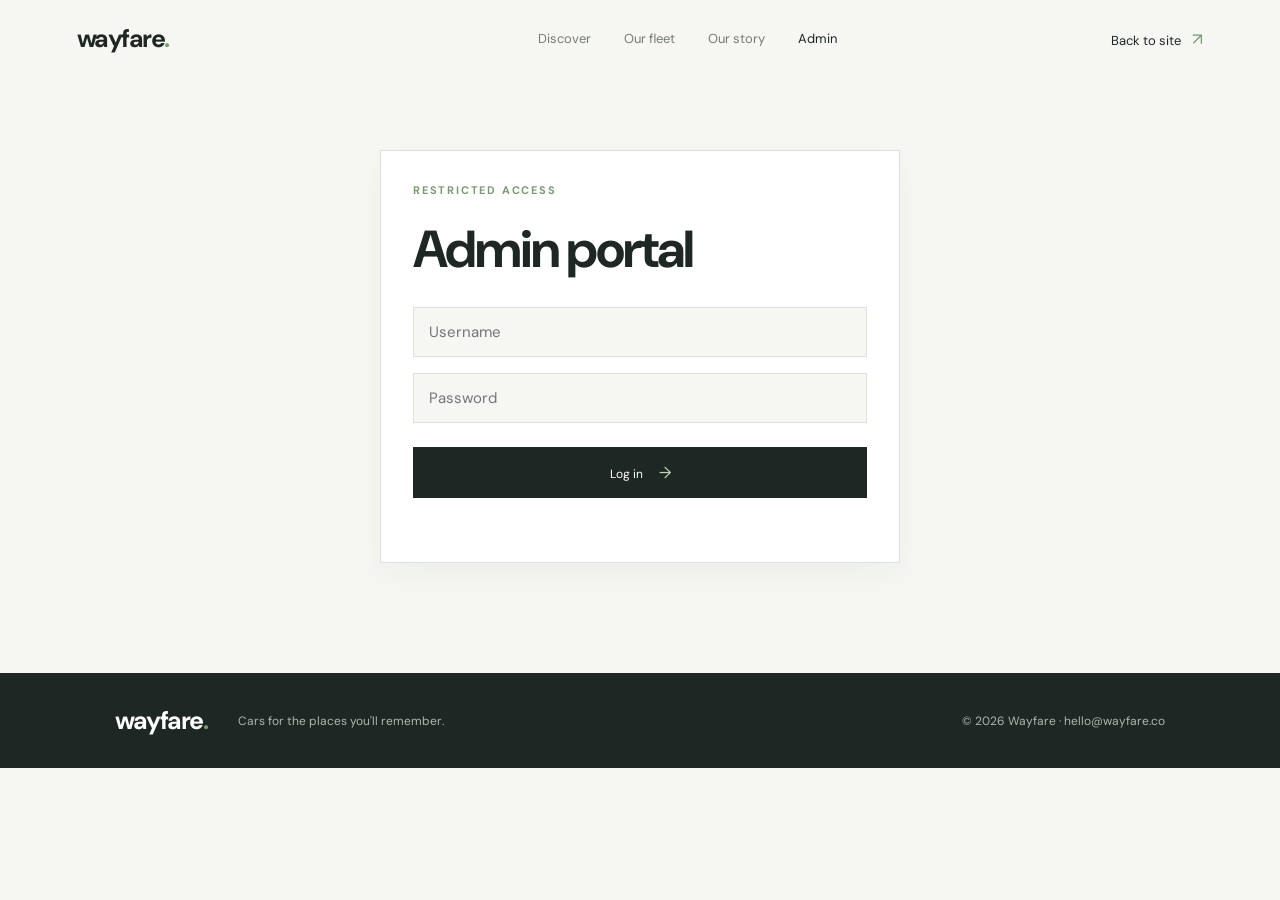
<file: admin.html>
<!DOCTYPE html>
<html lang="en">
<head>
    <meta charset="UTF-8">
    <meta name="viewport" content="width=device-width, initial-scale=1.0">
    <meta name="description" content="Wayfare admin management panel.">
    <title>Admin panel | Wayfare</title>
    <link rel="preconnect" href="https://fonts.googleapis.com">
    <link rel="preconnect" href="https://fonts.gstatic.com" crossorigin>
    <link href="https://fonts.googleapis.com/css2?family=DM+Sans:wght@400;500;600;700&family=Playfair+Display:wght@600;700&display=swap" rel="stylesheet">
    <link rel="stylesheet" href="style.css">
</head>
<body>
    <header class="site-header">
        <a class="logo" href="index.html" aria-label="Wayfare home">wayfare<span>.</span></a>
        <nav aria-label="Main navigation">
            <a href="index.html">Discover</a>
            <a href="fleet.html">Our fleet</a>
            <a href="story.html">Our story</a>
            <a class="active" href="admin.html">Admin</a>
        </nav>
        <div class="header-actions">
            <a class="text-button" href="index.html">Back to site <span aria-hidden="true">↗</span></a>
            <button class="menu-toggle" onclick="toggleNavigation()" aria-label="Open navigation" aria-expanded="false">Menu</button>
        </div>
    </header>

    <main class="admin-shell">
        <section id="adminLoginCard" class="admin-card">
            <p class="eyebrow">Restricted access</p>
            <h1>Admin portal</h1>
            <form id="adminLoginForm" class="admin-form">
                <input id="adminUsername" type="text" placeholder="Username" required>
                <input id="adminPassword" type="password" placeholder="Password" required>
                <button class="dark-button" type="submit">Log in <span aria-hidden="true">→</span></button>
                <p id="adminLoginMessage" class="admin-message"></p>
            </form>
        </section>

        <section id="adminDashboard" class="admin-dashboard hidden">
            <div class="admin-topbar">
                <h2>Control center</h2>
                <button id="adminLogoutButton" type="button">Logout</button>
            </div>

            <div class="admin-grid">
                <div class="admin-panel">
                    <h2>Add a user</h2>
                    <form id="userForm" class="stack-form">
                        <input id="userName" type="text" placeholder="Full name" required>
                        <input id="userUsername" type="text" placeholder="Username" required>
                        <input id="userEmail" type="email" placeholder="Email address" required>
                        <input id="userPassword" type="password" placeholder="Password" required>
                        <button class="dark-button" type="submit">Add user <span aria-hidden="true">→</span></button>
                    </form>
                </div>

                <div class="admin-panel">
                    <h2>Manage users</h2>
                    <ul id="userList" class="data-list"></ul>
                </div>

                <div class="admin-panel">
                    <h2>Add a car</h2>
                    <form id="carForm" class="stack-form">
                        <input id="carNameInput" type="text" placeholder="Car name" required>
                        <input id="carPrice" type="number" min="1" placeholder="Daily rate" required>
                        <input id="carCategory" type="text" placeholder="Category" required>
                        <input id="carSeats" type="number" min="1" placeholder="Seats" required>
                        <input id="carImage" type="url" placeholder="Car image URL (optional)">
                        <button class="dark-button" type="submit">Add car <span aria-hidden="true">→</span></button>
                    </form>
                </div>

                <div class="admin-panel">
                    <h2>Manage cars</h2>
                    <ul id="carList" class="data-list"></ul>
                    <button id="resetDemoData" class="dark-button" type="button" style="margin-top: 18px; width: 100%;">Reset demo data <span aria-hidden="true">→</span></button>
                </div>
            </div>
        </section>
    </main>

    <footer>
        <a class="logo" href="index.html">wayfare<span>.</span></a>
        <p>Cars for the places you'll remember.</p>
        <p class="footer-right">© 2026 Wayfare · <a href="mailto:hello@wayfare.co">hello@wayfare.co</a></p>
    </footer>

    <script src="script.js"></script>
</body>
</html>
</file>
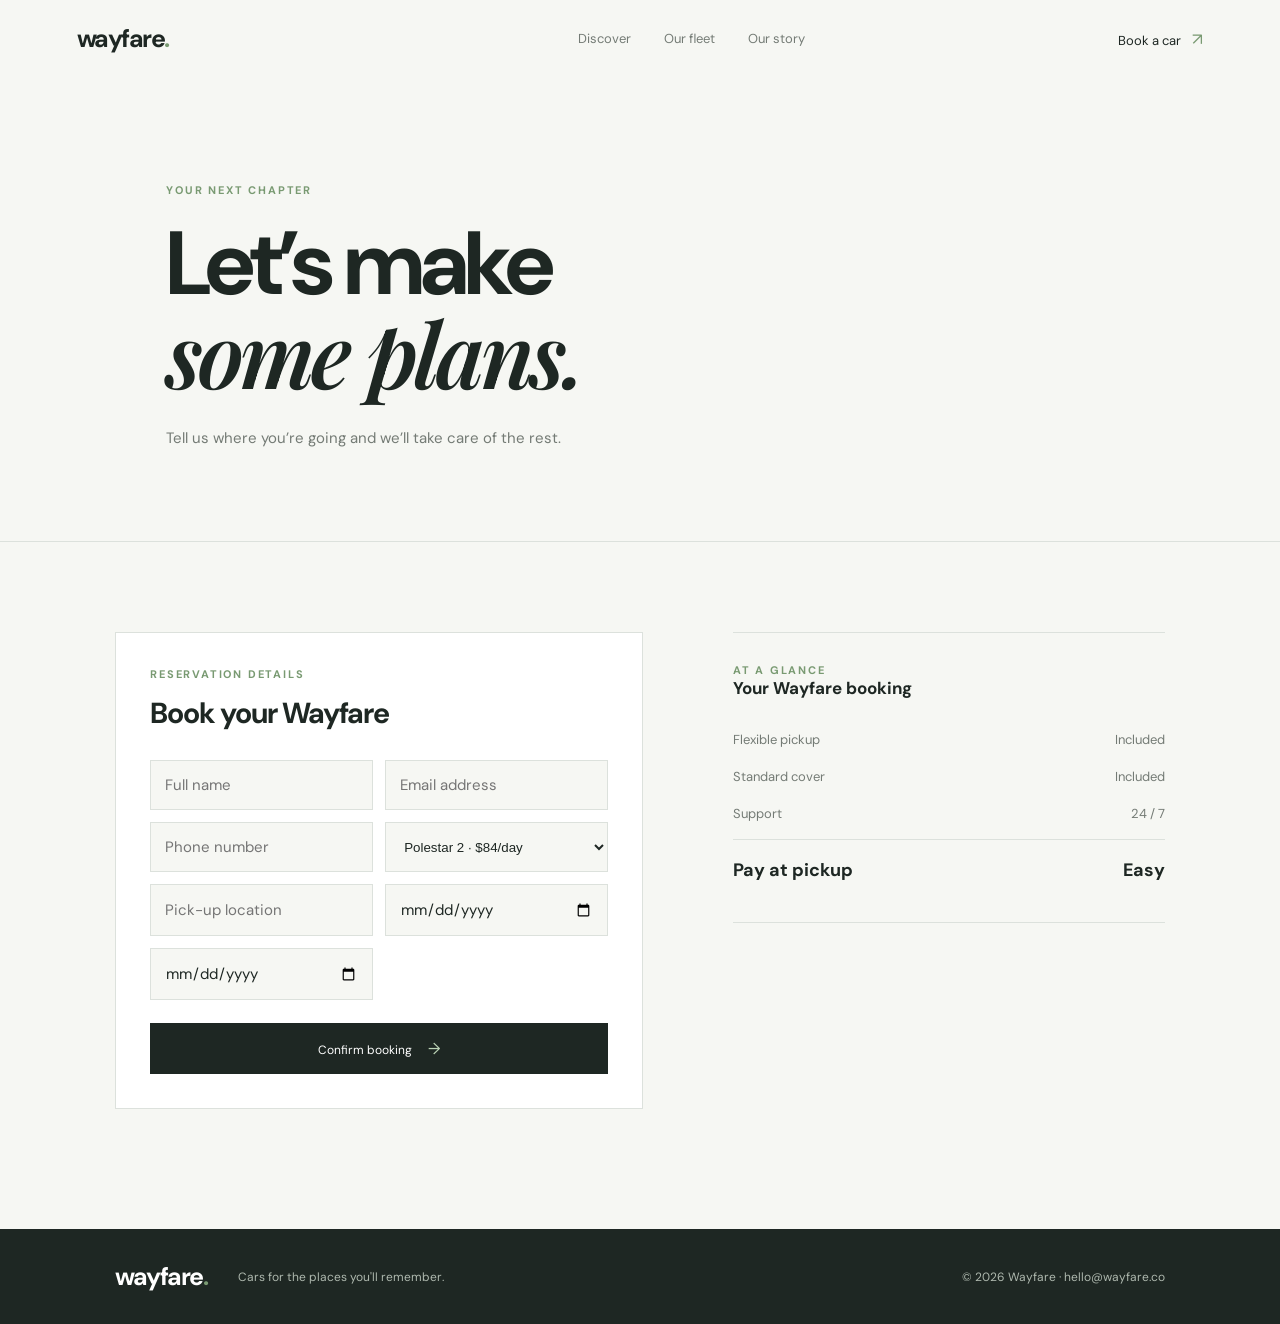
<file: booking.html>
<!DOCTYPE html>
<html lang="en">
<head><meta charset="UTF-8"><meta name="viewport" content="width=device-width, initial-scale=1.0"><meta name="description" content="Book a Wayfare rental car."><title>Book a car | Wayfare</title><link rel="preconnect" href="https://fonts.googleapis.com"><link rel="preconnect" href="https://fonts.gstatic.com" crossorigin><link href="https://fonts.googleapis.com/css2?family=DM+Sans:wght@400;500;600;700&family=Playfair+Display:wght@600;700&display=swap" rel="stylesheet"><link rel="stylesheet" href="style.css"></head>
<body>
<header class="site-header"><a class="logo" href="index.html" aria-label="Wayfare home">wayfare<span>.</span></a><nav aria-label="Main navigation"><a href="index.html">Discover</a><a href="fleet.html">Our fleet</a><a href="story.html">Our story</a></nav><div class="header-actions"><a class="text-button" href="booking.html">Book a car <span aria-hidden="true">↗</span></a><button class="menu-toggle" onclick="toggleNavigation()" aria-label="Open navigation" aria-expanded="false">Menu</button></div></header>
<main><section class="page-hero"><p class="eyebrow">Your next chapter</p><h1>Let’s make<br><em>some plans.</em></h1><p>Tell us where you’re going and we’ll take care of the rest.</p></section><section class="page-content"><div class="booking-layout"><div class="booking-panel"><p class="eyebrow">Reservation details</p><h2>Book your Wayfare</h2><div class="form-grid"><input type="text" id="customerName" placeholder="Full name"><input type="email" id="customerEmail" placeholder="Email address"><input type="tel" id="customerPhone" placeholder="Phone number"><select id="carSelect" aria-label="Choose a car"><option value="polestar">Polestar 2 · $84/day</option><option value="mini">Mini Cooper · $56/day</option><option value="rover">Range Rover Evoque · $112/day</option></select><input type="text" id="location" placeholder="Pick-up location"><input type="date" id="bookPickup" aria-label="Pick-up date"><input type="date" id="bookReturn" aria-label="Return date"></div><button class="dark-button full-button" onclick="confirmPageBooking()">Confirm booking <span>→</span></button><div id="bookingMessage"></div></div><aside class="booking-summary"><p class="eyebrow">At a glance</p><h3>Your Wayfare booking</h3><div class="summary-row"><span>Flexible pickup</span><span>Included</span></div><div class="summary-row"><span>Standard cover</span><span>Included</span></div><div class="summary-row"><span>Support</span><span>24 / 7</span></div><div class="summary-row total"><span>Pay at pickup</span><span>Easy</span></div></aside></div></section></main><footer><a class="logo" href="index.html">wayfare<span>.</span></a><p>Cars for the places you'll remember.</p><p class="footer-right">© 2026 Wayfare · <a href="mailto:hello@wayfare.co">hello@wayfare.co</a></p></footer><script src="script.js"></script></body></html>
</file>
<file: style.css>
:root { --ink: #1e2723; --muted: #747b75; --line: #dce1dc; --paper: #f6f7f3; --white: #fff; --accent: #d9e7d3; --serif: 'Playfair Display', Georgia, serif; --sans: 'DM Sans', sans-serif; }
* { box-sizing: border-box; margin: 0; padding: 0; }
html { scroll-behavior: smooth; }
body { background: var(--paper); color: var(--ink); font-family: var(--sans); font-size: 15px; }
button, input { font: inherit; } button { cursor: pointer; }
.site-header { height: 78px; display: flex; align-items: center; justify-content: space-between; padding: 0 6vw; background: var(--paper); position: sticky; top: 0; z-index: 10; border-bottom: 1px solid transparent; }
.logo { color: var(--ink); font-size: 25px; font-weight: 700; letter-spacing: -1.5px; text-decoration: none; } .logo span { color: #799a72; }
nav { display: flex; gap: 33px; margin-left: 95px; } nav a, .text-button { color: var(--muted); text-decoration: none; font-size: 13px; transition: color .25s ease; } nav a:hover, nav a.active, .text-button:hover { color: var(--ink); }.text-button { background: none; border: 0; color: var(--ink); }.text-button span { color: #799a72; margin-left: 8px; font-size: 17px; }.header-actions { display: flex; align-items: center; gap: 18px; }.menu-toggle { display: none; border: 1px solid var(--line); background: transparent; color: var(--ink); padding: 8px 11px; font-size: 11px; }
.hero { min-height: 655px; display: grid; grid-template-columns: .85fr 1.15fr; gap: 5vw; align-items: center; padding: 65px 9vw 90px 13vw; }.eyebrow { color: #799a72; font-size: 11px; font-weight: 700; letter-spacing: 1.8px; text-transform: uppercase; }.hero h1 { font-size: clamp(49px, 6vw, 86px); line-height: .99; letter-spacing: -4px; margin: 24px 0; font-weight: 600; } em { font-family: var(--serif); font-weight: 600; }.hero-intro { color: var(--muted); line-height: 1.7; max-width: 300px; }.hero-image-wrap { height: 500px; position: relative; }.hero-image-wrap img { width: 100%; height: 100%; display: block; object-fit: cover; filter: saturate(.72); }.image-note { position: absolute; bottom: 28px; left: -28px; background: var(--accent); padding: 14px 20px; font-size: 12px; line-height: 1.5; }.image-note strong { font-size: 15px; }
.search-section { padding: 46px 13vw; background: var(--white); display: flex; align-items: end; gap: 8vw; border-top: 1px solid var(--line); border-bottom: 1px solid var(--line); }.search-heading { min-width: 170px; }.search-heading h2 { font-size: 23px; margin-top: 9px; letter-spacing: -.8px; }.search-box { display: grid; grid-template-columns: 1.3fr .85fr .85fr auto; align-items: end; width: 100%; gap: 22px; }.search-box label { color: var(--muted); font-size: 11px; text-transform: uppercase; letter-spacing: 1px; }.search-box input { display: block; width: 100%; border: 0; border-bottom: 1px solid #aeb8ae; background: transparent; padding: 11px 0 9px; outline: none; color: var(--ink); }.search-box input:focus { border-color: var(--ink); }.search-box .dark-button { width: 100%; }
.dark-button { background: var(--ink); color: var(--white); border: 0; padding: 15px 21px; font-size: 12px; white-space: nowrap; transition: background .25s ease, transform .25s ease; }.dark-button:hover { background: #506056; transform: translateY(-2px); }.dark-button span { color: #bbd3b6; margin-left: 13px; font-size: 16px; }
.fleet-section { padding: 115px 9vw; }.section-header { display: flex; justify-content: space-between; align-items: end; margin-bottom: 43px; }.section-header h2 { font-size: 43px; letter-spacing: -2px; margin-top: 15px; }.section-header > p { color: var(--muted); line-height: 1.6; max-width: 280px; }.cars-container { display: grid; grid-template-columns: repeat(3, 1fr); gap: 24px; }.car-card { background: var(--white); transition: transform .35s ease, box-shadow .35s ease; }.car-card:hover { transform: translateY(-7px); box-shadow: 0 18px 35px rgba(30,39,35,.1); }.car-img { height: 230px; overflow: hidden; background: #e9ede7; }.car-img img { width: 100%; height: 100%; object-fit: cover; filter: saturate(.75); transition: transform .5s ease; }.car-card:hover .car-img img { transform: scale(1.04); }.car-details { padding: 21px 22px 20px; }.card-top, .card-bottom { display: flex; justify-content: space-between; align-items: center; }.tag { background: var(--accent); color: #5b7256; padding: 6px 9px; font-size: 10px; text-transform: uppercase; letter-spacing: .7px; }.tag.muted { background: #f0f2ed; color: var(--muted); }.availability { color: #799a72; font-size: 10px; }.car-details h3 { font-size: 21px; margin: 23px 0 5px; letter-spacing: -.6px; }.car-details p { color: var(--muted); font-size: 12px; }.car-details p span { margin: 0 6px; }.card-bottom { margin-top: 27px; }.price { font-size: 20px; font-weight: 700; }.price small { color: var(--muted); font-size: 11px; font-weight: 400; }.round-button { border: 1px solid var(--line); background: transparent; width: 38px; height: 38px; border-radius: 50%; color: var(--ink); transition: background .25s ease, color .25s ease; }.round-button:hover { background: var(--ink); color: var(--white); }
.promise { background: #dfead9; padding: 105px 13vw; display: grid; grid-template-columns: 1fr 1fr; gap: 12vw; }.promise h2 { font-size: clamp(39px, 4vw, 60px); line-height: 1.05; letter-spacing: -2px; margin-top: 19px; }.promise-copy > p { max-width: 380px; line-height: 1.8; color: #59675c; }.promise-list { border-top: 1px solid #b9cbb5; margin-top: 39px; }.promise-list span { display: flex; gap: 34px; padding: 15px 0; border-bottom: 1px solid #b9cbb5; color: #799a72; font-size: 11px; }.promise-list b { color: var(--ink); font-weight: 500; }
footer { background: var(--ink); color: var(--white); display: flex; align-items: center; gap: 31px; padding: 31px 9vw; } footer .logo { color: var(--white); } footer p { color: #aeb8ae; font-size: 12px; } .footer-right { margin-left: auto; } footer a { color: inherit; text-decoration: none; }
.modal { display: none; position: fixed; inset: 0; z-index: 50; background: rgba(30,39,35,.52); align-items: center; justify-content: center; padding: 20px; animation: fade-in .25s ease; }.modal-box { background: var(--paper); width: min(550px, 100%); padding: 45px; position: relative; animation: rise-in .35s ease; }.small-modal { width: 410px; }.modal-box h2 { font-size: 31px; letter-spacing: -1px; margin: 13px 0 28px; }.close { position: absolute; top: 16px; right: 19px; border: 0; background: none; color: var(--muted); font-size: 27px; }.form-grid { display: grid; grid-template-columns: 1fr 1fr; gap: 12px; }.modal-box input { border: 1px solid var(--line); background: var(--white); padding: 14px; outline: none; width: 100%; }.modal-box input:focus { border-color: #799a72; }.full-button { width: 100%; margin-top: 18px; }.modal #bookingMessage, .modal #loginMessage { color: #54734e; font-size: 13px; line-height: 1.6; margin-top: 17px; text-align: center; }.booking-rate { color: var(--muted); font: 400 12px var(--sans); }
.admin-shell { padding: 72px 9vw 110px; }
.admin-card, .admin-panel { background: var(--white); border: 1px solid var(--line); padding: 32px; box-shadow: 0 12px 28px rgba(30,39,35,.04); }
.admin-card { max-width: 520px; margin: 0 auto; }
.admin-card h1 { margin: 18px 0 24px; font-size: clamp(36px, 5vw, 52px); letter-spacing: -2px; }
.admin-form, .stack-form { display: grid; gap: 16px; }
.admin-form input, .stack-form input, .stack-form select { width: 100%; border: 1px solid var(--line); background: var(--paper); padding: 14px 15px; color: var(--ink); outline: none; }
.admin-form input:focus, .stack-form input:focus, .stack-form select:focus { border-color: #799a72; }
.admin-form .dark-button, .stack-form .dark-button { width: 100%; margin-top: 8px; }
.admin-message { margin-top: 16px; color: #53764a; font-size: 13px; }
.hidden { display: none !important; }
.admin-dashboard { display: block; }
.admin-topbar { display: flex; justify-content: space-between; align-items: center; gap: 18px; margin-bottom: 28px; }
.admin-topbar h2 { font-size: clamp(30px, 4vw, 44px); letter-spacing: -1.5px; }
.admin-topbar button { border: 1px solid var(--line); background: transparent; padding: 12px 18px; color: var(--ink); }
.admin-grid { display: grid; grid-template-columns: repeat(2, minmax(0, 1fr)); gap: 28px; }
.admin-panel h2 { margin-bottom: 20px; font-size: 24px; letter-spacing: -.7px; }
.data-list { list-style: none; display: grid; gap: 12px; }
.data-item { display: flex; align-items: center; justify-content: space-between; gap: 14px; border: 1px solid var(--line); background: var(--paper); padding: 14px 16px; }
.data-item div { display: flex; flex-direction: column; gap: 4px; overflow: hidden; }
.data-item strong { font-size: 13px; }
.data-item span { color: var(--muted); font-size: 12px; }
.delete-button { background: var(--ink); color: var(--white); border: 0; padding: 10px 12px; min-width: 90px; }
.delete-button:disabled { opacity: .55; cursor: not-allowed; }
.reveal { animation: reveal .8s ease both; }.delay-one { animation-delay: .15s; } @keyframes reveal { from { opacity: 0; transform: translateY(18px); } to { opacity: 1; transform: translateY(0); } } @keyframes fade-in { from { opacity: 0; } to { opacity: 1; } } @keyframes rise-in { from { opacity: 0; transform: translateY(12px); } to { opacity: 1; transform: translateY(0); } }
@media (max-width: 900px) { .hero { padding: 60px 7vw; grid-template-columns: 1fr 1fr; }.search-section { padding: 40px 7vw; gap: 35px; }.search-box { grid-template-columns: 1fr 1fr; }.search-box .dark-button { width: 100%; }.fleet-section { padding: 85px 7vw; }.promise { padding: 85px 7vw; gap: 7vw; }.admin-grid { grid-template-columns: 1fr; } }@media (max-width: 650px) { .site-header { padding: 0 6vw; height: 68px; } .site-header nav { display: none; position: absolute; top: 68px; left: 0; right: 0; padding: 17px 7vw 21px; background: var(--paper); border-bottom: 1px solid var(--line); flex-direction: column; gap: 17px; margin: 0; }.site-header nav.open { display: flex; }.menu-toggle { display: block; }.hero { display: flex; flex-direction: column; align-items: stretch; padding: 58px 7vw 80px; gap: 45px; }.hero h1 { letter-spacing: -2px; }.hero-image-wrap { height: 360px; }.image-note { left: 15px; bottom: 15px; }.search-section, .section-header, .promise { display: block; }.search-section { padding: 42px 7vw; }.search-box { margin-top: 25px; grid-template-columns: 1fr; gap: 20px; }.fleet-section { padding: 72px 7vw; }.section-header > p { margin-top: 17px; }.section-header h2 { font-size: 35px; }.cars-container { grid-template-columns: 1fr; }.car-img { height: 245px; }.promise-copy { margin-top: 38px; }footer { flex-wrap: wrap; padding: 28px 7vw; gap: 12px 25px; }.footer-right { margin-left: 0; width: 100%; }.modal-box { padding: 38px 24px; }.form-grid { grid-template-columns: 1fr; } }

.page-hero { padding: 105px 13vw 90px; border-bottom: 1px solid var(--line); }
.page-hero h1 { max-width: 760px; font-size: clamp(48px, 7vw, 92px); line-height: .98; letter-spacing: -4px; margin: 23px 0; }
.page-hero p:not(.eyebrow) { max-width: 430px; color: var(--muted); line-height: 1.7; }
.page-content { padding: 90px 9vw 120px; }
.page-content .section-header { margin-bottom: 35px; }
.booking-layout { display: grid; grid-template-columns: 1.1fr .9fr; gap: 7vw; align-items: start; }
.booking-panel { background: var(--white); padding: 34px; border: 1px solid var(--line); }
.booking-panel h2 { font-size: 29px; letter-spacing: -1px; margin: 13px 0 28px; }
.booking-panel .form-grid { margin-bottom: 5px; }
.booking-panel input, .booking-panel select { border: 1px solid var(--line); background: var(--paper); padding: 14px; outline: none; width: 100%; color: var(--ink); }
.booking-panel input:focus, .booking-panel select:focus { border-color: #799a72; }
.booking-summary { padding: 30px 0; border-top: 1px solid var(--line); border-bottom: 1px solid var(--line); }
.booking-summary h3 { font-size: 17px; margin-bottom: 22px; }.summary-row { display: flex; justify-content: space-between; padding: 10px 0; color: var(--muted); font-size: 13px; }.summary-row.total { color: var(--ink); font-size: 18px; font-weight: 700; margin-top: 7px; border-top: 1px solid var(--line); padding-top: 18px; }
.story-grid { display: grid; grid-template-columns: 1fr 1fr; gap: 7vw; align-items: center; }.story-image { height: 520px; }.story-image img { width: 100%; height: 100%; object-fit: cover; filter: saturate(.72); }.story-copy h2 { font-size: clamp(36px, 4vw, 57px); line-height: 1.05; letter-spacing: -2px; margin: 17px 0 28px; }.story-copy > p { color: var(--muted); line-height: 1.8; max-width: 460px; }.story-points { margin-top: 38px; border-top: 1px solid var(--line); }.story-points div { padding: 18px 0; border-bottom: 1px solid var(--line); display: flex; gap: 24px; }.story-points span { color: #799a72; font-size: 11px; }.story-points strong { font-size: 13px; font-weight: 500; }
.page-footer-cta { background: var(--accent); padding: 75px 13vw; display: flex; justify-content: space-between; align-items: center; gap: 30px; }.page-footer-cta h2 { font-size: 35px; letter-spacing: -1px; }.page-footer-cta p { color: #59675c; margin-top: 10px; }
@media (max-width: 900px) { .page-hero { padding: 80px 7vw 70px; }.page-content { padding: 70px 7vw 90px; }.booking-layout, .story-grid { grid-template-columns: 1fr; gap: 45px; }.story-image { height: 390px; }.page-footer-cta { padding: 60px 7vw; } }
@media (max-width: 650px) { .page-hero h1 { letter-spacing: -2px; }.booking-panel { padding: 25px 20px; }.page-footer-cta { display: block; }.page-footer-cta .dark-button { margin-top: 24px; } }
</file>
